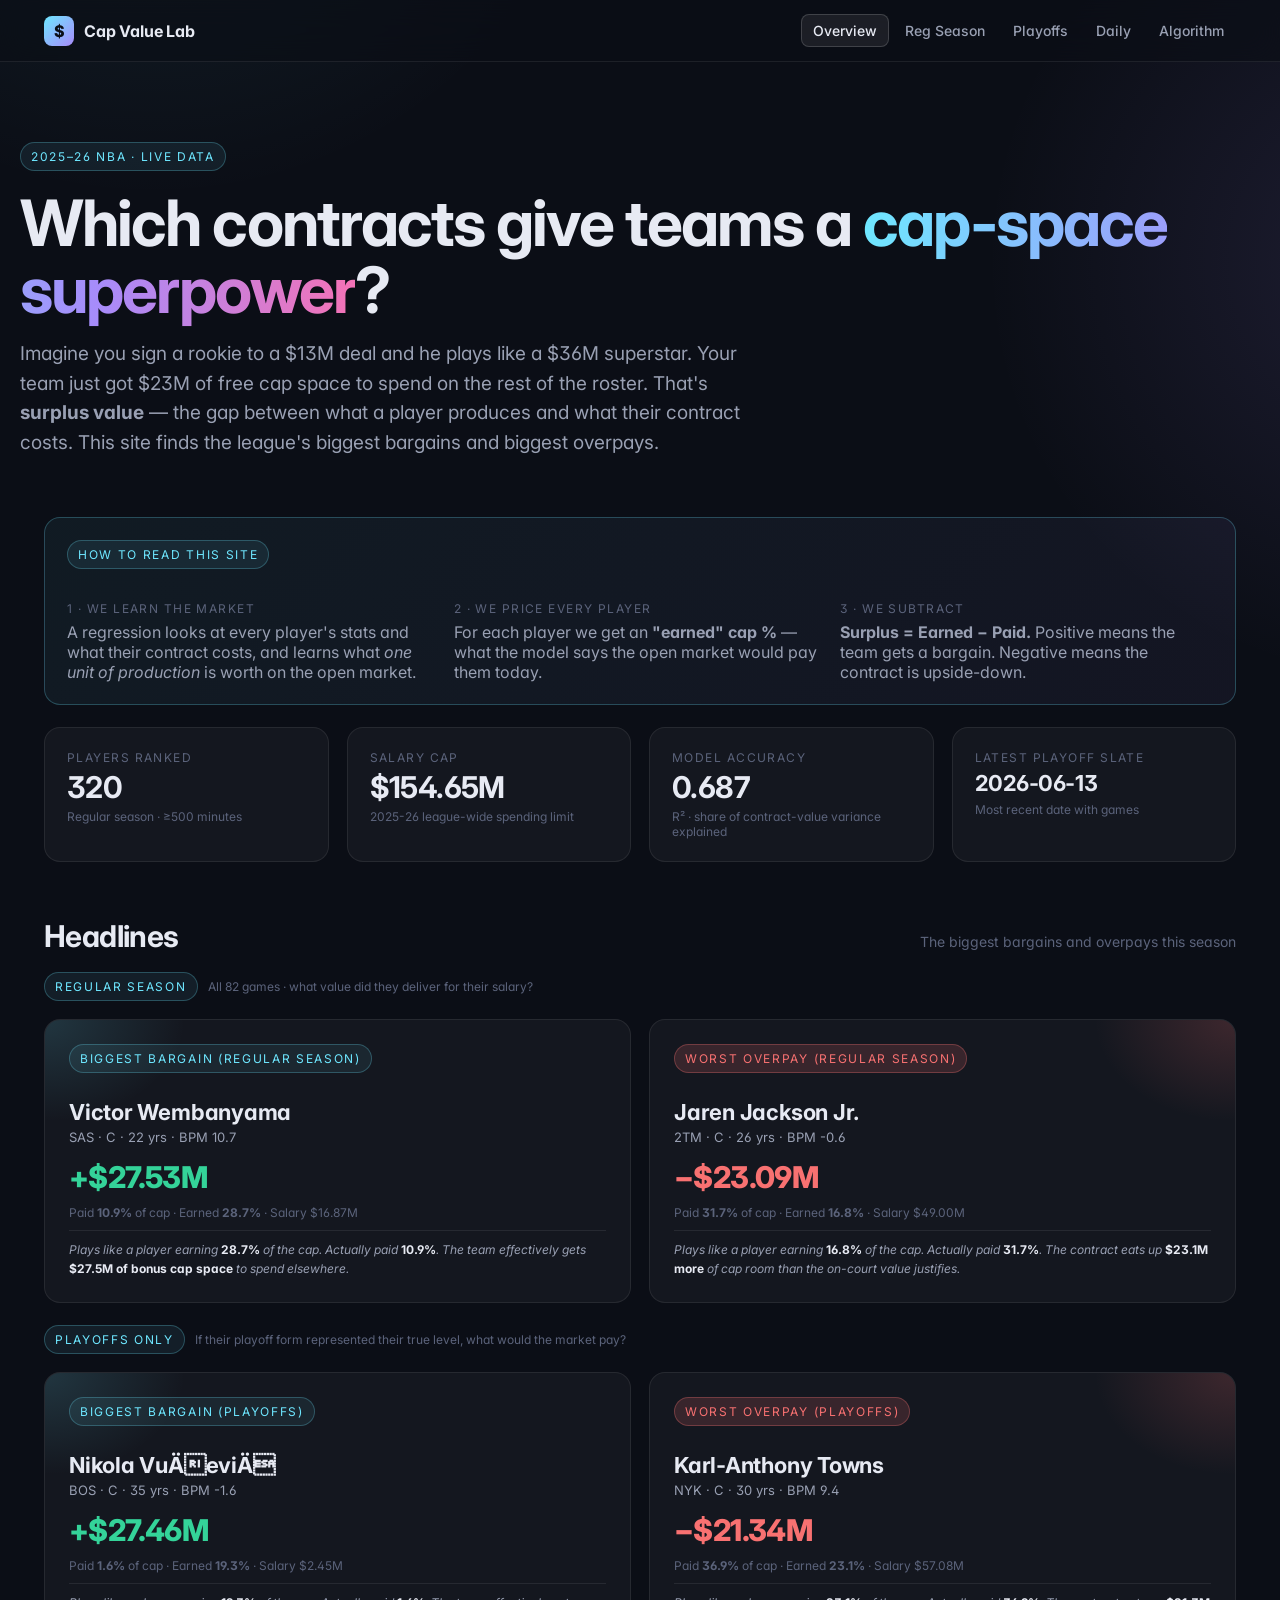
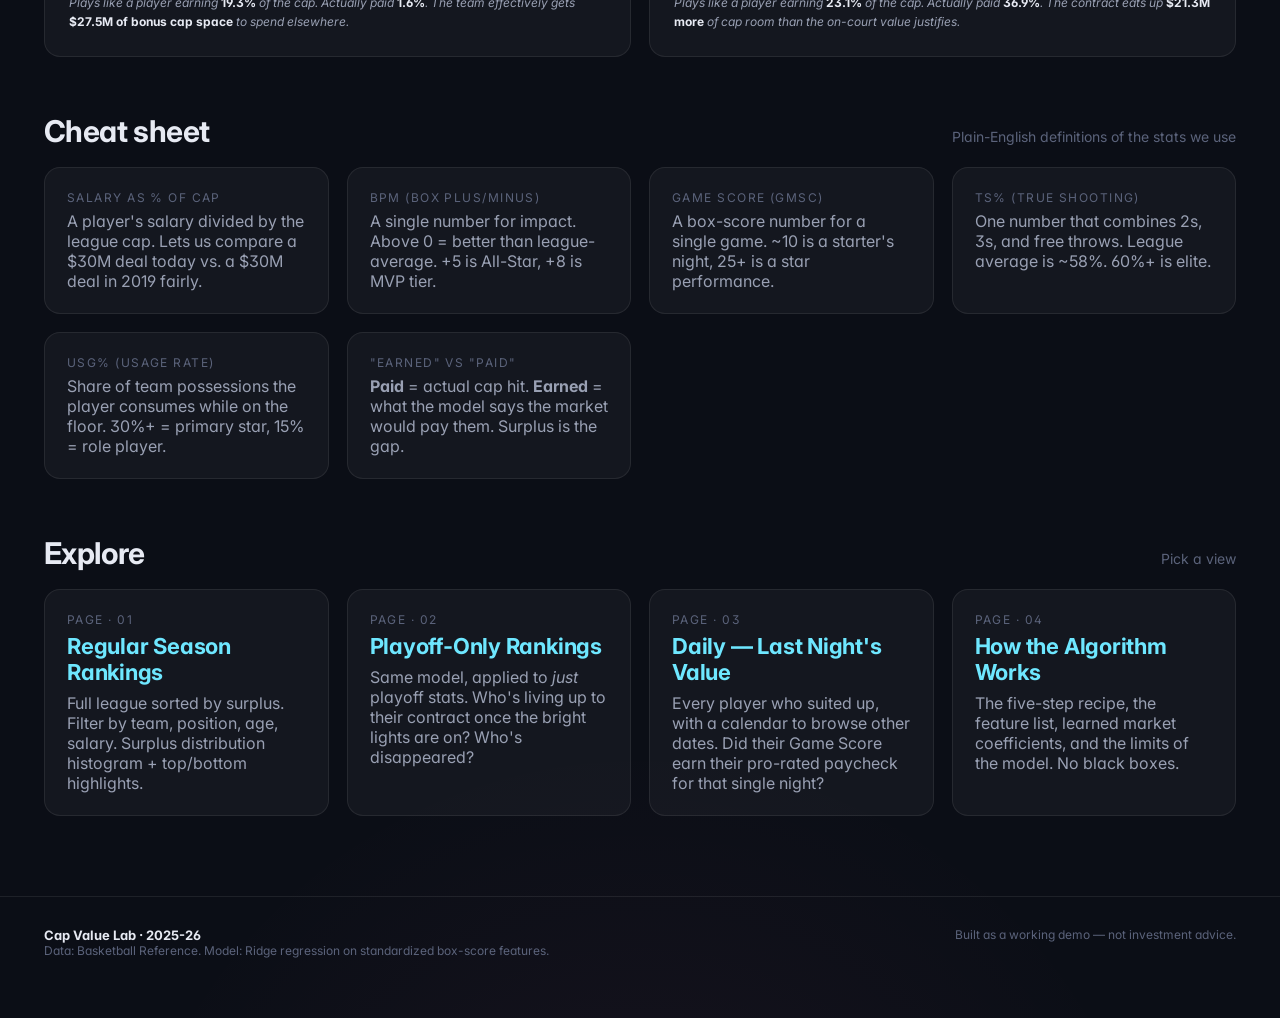
<file: site/index.html>
<!doctype html>
<html lang="en">
<head>
  <meta charset="utf-8" />
  <meta name="viewport" content="width=device-width,initial-scale=1" />
  <title>Cap Value Lab — NBA Contract Surplus Value</title>
  <meta name="description" content="Which NBA players give their teams the most surplus value? A live regression model trained on production vs. salary." />

  <link rel="preconnect" href="https://fonts.googleapis.com" />
  <link rel="preconnect" href="https://fonts.gstatic.com" crossorigin />
  <link href="https://fonts.googleapis.com/css2?family=Inter:wght@400;500;600;700;800&display=swap" rel="stylesheet" />
  <link rel="stylesheet" href="assets/css/styles.css" />
</head>
<body>
  <div class="nav-mount"></div>

  <header class="hero container">
    <div data-aos>
      <span class="eyebrow">2025–26 NBA · Live data</span>
      <h1>Which contracts give teams a <span class="grad">cap-space superpower</span>?</h1>
      <p class="lead">
        Imagine you sign a rookie to a $13M deal and he plays like a $36M superstar.
        Your team just got $23M of free cap space to spend on the rest of the roster.
        That's <strong>surplus value</strong> — the gap between what a player produces and what their contract costs.
        This site finds the league's biggest bargains and biggest overpays.
      </p>
    </div>
  </header>

  <main class="container">
    <!-- The "Wemby explainer" — concrete example so the concept lands in one read -->
    <section class="card" data-aos id="explainer" style="background: linear-gradient(135deg, rgba(110, 231, 255, 0.06), rgba(167, 139, 250, 0.06)); border-color: rgba(110, 231, 255, 0.25);">
      <span class="eyebrow">How to read this site</span>
      <div class="grid grid-3" style="margin-top: 14px; gap: 14px;">
        <div>
          <div class="label">1 · We learn the market</div>
          <p class="muted" style="margin: 6px 0 0;">A regression looks at every player's stats and what their contract costs, and learns what <em>one unit of production</em> is worth on the open market.</p>
        </div>
        <div>
          <div class="label">2 · We price every player</div>
          <p class="muted" style="margin: 6px 0 0;">For each player we get an <strong>"earned" cap %</strong> — what the model says the open market would pay them today.</p>
        </div>
        <div>
          <div class="label">3 · We subtract</div>
          <p class="muted" style="margin: 6px 0 0;"><strong>Surplus = Earned − Paid.</strong> Positive means the team gets a bargain. Negative means the contract is upside-down.</p>
        </div>
      </div>
    </section>

    <section class="grid grid-4" data-aos style="margin-top: 22px;">
      <div class="card hover">
        <div class="label">Players ranked</div>
        <div class="num" id="stat-players">—</div>
        <div class="tiny">Regular season · ≥500 minutes</div>
      </div>
      <div class="card hover">
        <div class="label">Salary cap</div>
        <div class="num" id="stat-cap">—</div>
        <div class="tiny">2025-26 league-wide spending limit</div>
      </div>
      <div class="card hover">
        <div class="label">Model accuracy</div>
        <div class="num" id="stat-r2">—</div>
        <div class="tiny">R² · share of contract-value variance explained</div>
      </div>
      <div class="card hover">
        <div class="label">Latest playoff slate</div>
        <div class="num" id="stat-date" style="font-size: 22px; line-height: 1.3;">—</div>
        <div class="tiny">Most recent date with games</div>
      </div>
    </section>

    <!-- 2x2 spotlight: RS best/worst + Playoff best/worst, clearly labeled. -->
    <div class="section-head" data-aos>
      <h2>Headlines</h2>
      <span class="sub">The biggest bargains and overpays this season</span>
    </div>

    <div data-aos>
      <div style="display:flex; align-items:center; gap: 10px; margin: 10px 0 12px;">
        <span class="eyebrow" style="margin:0;">Regular season</span>
        <span class="tiny">All 82 games · what value did they deliver for their salary?</span>
      </div>
      <section class="spotlight">
        <div class="card good" id="rs-best">
          <span class="eyebrow">Biggest bargain (regular season)</span>
          <div class="name">—</div>
          <div class="meta">—</div>
          <div class="delta good">—</div>
          <div class="detail tiny" style="margin-top:10px;"></div>
          <div class="story tiny" style="margin-top:10px;"></div>
        </div>
        <div class="card bad" id="rs-worst">
          <span class="eyebrow" style="color: var(--bad); background: var(--bad-soft); border-color: rgba(248,113,113,0.3);">Worst overpay (regular season)</span>
          <div class="name">—</div>
          <div class="meta">—</div>
          <div class="delta bad">—</div>
          <div class="detail tiny" style="margin-top:10px;"></div>
          <div class="story tiny" style="margin-top:10px;"></div>
        </div>
      </section>
    </div>

    <div data-aos style="margin-top: 22px;">
      <div style="display:flex; align-items:center; gap: 10px; margin: 10px 0 12px;">
        <span class="eyebrow" style="margin:0;">Playoffs only</span>
        <span class="tiny">If their playoff form represented their true level, what would the market pay?</span>
      </div>
      <section class="spotlight">
        <div class="card good" id="po-best">
          <span class="eyebrow">Biggest bargain (playoffs)</span>
          <div class="name">—</div>
          <div class="meta">—</div>
          <div class="delta good">—</div>
          <div class="detail tiny" style="margin-top:10px;"></div>
          <div class="story tiny" style="margin-top:10px;"></div>
        </div>
        <div class="card bad" id="po-worst">
          <span class="eyebrow" style="color: var(--bad); background: var(--bad-soft); border-color: rgba(248,113,113,0.3);">Worst overpay (playoffs)</span>
          <div class="name">—</div>
          <div class="meta">—</div>
          <div class="delta bad">—</div>
          <div class="detail tiny" style="margin-top:10px;"></div>
          <div class="story tiny" style="margin-top:10px;"></div>
        </div>
      </section>
    </div>

    <!-- Quick definitions so terms aren't a wall later -->
    <div class="section-head" data-aos>
      <h2>Cheat sheet</h2>
      <span class="sub">Plain-English definitions of the stats we use</span>
    </div>
    <section class="grid grid-3" data-aos>
      <div class="card">
        <div class="label">Salary as % of cap</div>
        <p class="muted" style="margin: 6px 0 0;">A player's salary divided by the league cap. Lets us compare a $30M deal today vs. a $30M deal in 2019 fairly.</p>
      </div>
      <div class="card">
        <div class="label">BPM (Box Plus/Minus)</div>
        <p class="muted" style="margin: 6px 0 0;">A single number for impact. Above 0 = better than league-average. +5 is All-Star, +8 is MVP tier.</p>
      </div>
      <div class="card">
        <div class="label">Game Score (GmSc)</div>
        <p class="muted" style="margin: 6px 0 0;">A box-score number for a single game. ~10 is a starter's night, 25+ is a star performance.</p>
      </div>
      <div class="card">
        <div class="label">TS% (True Shooting)</div>
        <p class="muted" style="margin: 6px 0 0;">One number that combines 2s, 3s, and free throws. League average is ~58%. 60%+ is elite.</p>
      </div>
      <div class="card">
        <div class="label">USG% (Usage Rate)</div>
        <p class="muted" style="margin: 6px 0 0;">Share of team possessions the player consumes while on the floor. 30%+ = primary star, 15% = role player.</p>
      </div>
      <div class="card">
        <div class="label">"Earned" vs "Paid"</div>
        <p class="muted" style="margin: 6px 0 0;"><strong>Paid</strong> = actual cap hit. <strong>Earned</strong> = what the model says the market would pay them. Surplus is the gap.</p>
      </div>
    </section>

    <div class="section-head" data-aos>
      <h2>Explore</h2>
      <span class="sub">Pick a view</span>
    </div>
    <section class="grid grid-2" data-aos>
      <a class="card hover" href="regular-season.html">
        <div class="label">Page · 01</div>
        <h3 style="font-size: 22px; margin-top: 6px;">Regular Season Rankings</h3>
        <p class="muted" style="margin: 6px 0 0;">Full league sorted by surplus. Filter by team, position, age, salary. Surplus distribution histogram + top/bottom highlights.</p>
      </a>
      <a class="card hover" href="playoffs.html">
        <div class="label">Page · 02</div>
        <h3 style="font-size: 22px; margin-top: 6px;">Playoff-Only Rankings</h3>
        <p class="muted" style="margin: 6px 0 0;">Same model, applied to <em>just</em> playoff stats. Who's living up to their contract once the bright lights are on? Who's disappeared?</p>
      </a>
      <a class="card hover" href="daily.html">
        <div class="label">Page · 03</div>
        <h3 style="font-size: 22px; margin-top: 6px;">Daily — Last Night's Value</h3>
        <p class="muted" style="margin: 6px 0 0;">Every player who suited up, with a calendar to browse other dates. Did their Game Score earn their pro-rated paycheck for that single night?</p>
      </a>
      <a class="card hover" href="algorithm.html">
        <div class="label">Page · 04</div>
        <h3 style="font-size: 22px; margin-top: 6px;">How the Algorithm Works</h3>
        <p class="muted" style="margin: 6px 0 0;">The five-step recipe, the feature list, learned market coefficients, and the limits of the model. No black boxes.</p>
      </a>
    </section>
  </main>

  <div class="footer-mount"></div>

  <script type="module">
    import { renderShell, fmt, loadJSON } from "./assets/js/layout.js";
    renderShell({ active: "index.html" });

    // Plain-English story sentence for any spotlight player
    function story(p, paidLabel) {
      const earned = (p.expected_cap_pct * 100).toFixed(1);
      const paid = (p.actual_cap_pct * 100).toFixed(1);
      const dollars = Math.abs(p.surplus_dollars / 1_000_000).toFixed(1);
      if (p.surplus_dollars >= 0) {
        return `Plays like a player earning <strong>${earned}%</strong> of the cap. Actually paid <strong>${paid}%</strong>. The team effectively gets <strong>$${dollars}M of bonus cap space</strong> to spend elsewhere.`;
      }
      return `Plays like a player earning <strong>${earned}%</strong> of the cap. Actually paid <strong>${paid}%</strong>. The contract eats up <strong>$${dollars}M more</strong> of cap room than the on-court value justifies.`;
    }

    function fillCard(id, p, tone) {
      const card = document.getElementById(id);
      card.querySelector(".name").textContent = p.name;
      card.querySelector(".meta").textContent =
        `${p.team || "—"} · ${p.position} · ${p.age} yrs · BPM ${fmt.num(p.bpm)}`;
      const d = card.querySelector(".delta");
      d.textContent = fmt.money(p.surplus_dollars);
      d.className = `delta ${tone}`;
      card.querySelector(".detail").innerHTML =
        `Paid <strong>${fmt.pct(p.actual_cap_pct)}</strong> of cap · Earned <strong>${fmt.pct(p.expected_cap_pct)}</strong> · Salary ${fmt.moneyPlain(p.salary)}`;
      card.querySelector(".story").innerHTML = story(p);
    }

    (async () => {
      const [meta, rs, po] = await Promise.all([
        loadJSON("data/meta.json"),
        loadJSON("data/regular_season.json"),
        loadJSON("data/playoffs.json"),
      ]);

      document.getElementById("stat-players").textContent = rs.players.length;
      document.getElementById("stat-cap").textContent = fmt.moneyPlain(meta.cap);
      document.getElementById("stat-r2").textContent = rs.meta.model_r2.toFixed(3);
      document.getElementById("stat-date").textContent = meta.daily_date || "—";

      fillCard("rs-best",  rs.players[0], "good");
      fillCard("rs-worst", rs.players[rs.players.length - 1], "bad");
      fillCard("po-best",  po.players[0], "good");
      fillCard("po-worst", po.players[po.players.length - 1], "bad");
    })();
  </script>
</body>
</html>
</file>
<file: site/assets/css/styles.css>
:root {
  --bg: #0b0e16;
  --bg-soft: #11162a;
  --bg-card: rgba(255, 255, 255, 0.04);
  --bg-card-strong: rgba(255, 255, 255, 0.07);
  --border: rgba(255, 255, 255, 0.08);
  --border-strong: rgba(255, 255, 255, 0.16);
  --text: #e7eaf3;
  --text-dim: #99a0b3;
  --text-faint: #5b637b;
  --accent: #6ee7ff;
  --accent-2: #a78bfa;
  --accent-3: #f472b6;
  --good: #34d399;
  --good-soft: rgba(52, 211, 153, 0.16);
  --bad: #f87171;
  --bad-soft: rgba(248, 113, 113, 0.16);
}

* { box-sizing: border-box; }

html, body {
  margin: 0;
  /* Hard-stop any horizontal page scroll. Wide elements (tables) get their own
     overflow:auto containers; nothing should ever push the viewport wider. */
  overflow-x: hidden;
  max-width: 100%;
  background: var(--bg);
  color: var(--text);
  font-family: 'Inter', system-ui, -apple-system, "Segoe UI", Roboto, sans-serif;
  font-feature-settings: "cv11", "ss01";
  -webkit-font-smoothing: antialiased;
}

body {
  background:
    radial-gradient(60vw 60vw at 12% -10%, rgba(110, 231, 255, 0.10), transparent 60%),
    radial-gradient(60vw 60vw at 110% 10%, rgba(167, 139, 250, 0.12), transparent 55%),
    radial-gradient(70vw 70vw at 50% 110%, rgba(244, 114, 182, 0.06), transparent 60%),
    var(--bg);
  min-height: 100vh;
}

a { color: var(--accent); text-decoration: none; }
a:hover { color: #b6f0ff; }

/* ---------- Layout ---------- */
.container { max-width: 1240px; margin: 0 auto; padding: 0 24px; }

.nav {
  position: sticky; top: 0; z-index: 50;
  backdrop-filter: blur(16px);
  background: rgba(11, 14, 22, 0.65);
  border-bottom: 1px solid var(--border);
}
.nav-inner {
  display: flex; align-items: center; justify-content: space-between;
  padding: 14px 24px; max-width: 1240px; margin: 0 auto;
}
.nav-brand {
  display: flex; align-items: center; gap: 10px;
  font-weight: 700; letter-spacing: -0.01em;
  color: var(--text);
}
.nav-brand .logo {
  width: 30px; height: 30px; border-radius: 8px;
  background: linear-gradient(135deg, var(--accent), var(--accent-2));
  display: grid; place-items: center; color: #0b0e16; font-weight: 800;
}
.nav-links { display: flex; gap: 4px; flex-wrap: wrap; }
.nav-link {
  color: var(--text-dim); padding: 8px 12px; border-radius: 8px;
  font-size: 14px; font-weight: 500; transition: all 0.15s ease;
}
.nav-link:hover { color: var(--text); background: var(--bg-card); }
.nav-link.active {
  color: var(--text); background: var(--bg-card-strong);
  box-shadow: inset 0 0 0 1px var(--border-strong);
}

/* ---------- Hero ---------- */
.hero { padding: 80px 0 60px; }
.hero h1 {
  font-size: clamp(36px, 6vw, 64px);
  line-height: 1.05; margin: 0 0 16px;
  letter-spacing: -0.03em;
}
.hero h1 .grad {
  background: linear-gradient(90deg, var(--accent), var(--accent-2) 60%, var(--accent-3));
  -webkit-background-clip: text; background-clip: text; color: transparent;
}
.hero p.lead {
  font-size: clamp(16px, 1.6vw, 19px);
  color: var(--text-dim);
  max-width: 720px; margin: 0;
  line-height: 1.55;
}

.eyebrow {
  display: inline-block; font-size: 12px; letter-spacing: 0.14em;
  text-transform: uppercase; color: var(--accent);
  padding: 6px 10px; border-radius: 999px;
  background: rgba(110, 231, 255, 0.08);
  border: 1px solid rgba(110, 231, 255, 0.25);
  margin-bottom: 18px;
}

/* ---------- Cards / panels ---------- */
.card {
  background: var(--bg-card);
  border: 1px solid var(--border);
  border-radius: 16px;
  padding: 22px;
  transition: transform 0.2s ease, border-color 0.2s ease;
}
.card.hover:hover { transform: translateY(-2px); border-color: var(--border-strong); }
.card h3 { margin: 0 0 8px; font-size: 16px; letter-spacing: -0.01em; }
.card .num {
  font-size: 30px; font-weight: 700; letter-spacing: -0.02em; margin: 4px 0;
}
.card .label { color: var(--text-faint); font-size: 12px; text-transform: uppercase; letter-spacing: 0.12em; }

.grid { display: grid; gap: 18px; }
.grid-2 { grid-template-columns: repeat(auto-fit, minmax(280px, 1fr)); }
.grid-3 { grid-template-columns: repeat(auto-fit, minmax(240px, 1fr)); }
.grid-4 { grid-template-columns: repeat(auto-fit, minmax(200px, 1fr)); }

/* ---------- Section heads ---------- */
.section-head {
  display: flex; align-items: baseline; justify-content: space-between;
  margin: 56px 0 18px; flex-wrap: wrap; gap: 12px;
}
.section-head h2 { font-size: clamp(22px, 2.6vw, 30px); margin: 0; letter-spacing: -0.02em; }
.section-head .sub { color: var(--text-faint); font-size: 14px; }

/* ---------- Tables ---------- */
table.dt {
  width: 100%; border-collapse: collapse; font-size: 14px;
}
table.dt thead th {
  text-align: left;
  font-weight: 600; font-size: 12px;
  color: var(--text-faint); text-transform: uppercase; letter-spacing: 0.1em;
  border-bottom: 1px solid var(--border);
  padding: 12px 10px;
}
table.dt tbody td {
  padding: 12px 10px;
  border-bottom: 1px solid rgba(255, 255, 255, 0.04);
  white-space: nowrap;
}
table.dt tbody tr:hover { background: rgba(255, 255, 255, 0.02); }

td.player { font-weight: 600; }
td.right, th.right { text-align: right; }
td.center, th.center { text-align: center; }
td.dim { color: var(--text-dim); }

.pill {
  display: inline-block; padding: 3px 8px; border-radius: 999px;
  font-size: 12px; font-weight: 600;
}
.pill-good { background: var(--good-soft); color: var(--good); }
.pill-bad  { background: var(--bad-soft);  color: var(--bad); }
.pill-mute { background: rgba(255,255,255,0.06); color: var(--text-dim); }

.rank-badge {
  display: inline-flex; align-items: center; justify-content: center;
  min-width: 28px; height: 24px; padding: 0 8px;
  border-radius: 6px; font-size: 12px; font-weight: 700;
  background: rgba(255,255,255,0.04); color: var(--text-dim);
}
.rank-badge.top { background: linear-gradient(135deg, var(--accent), var(--accent-2)); color: #0b0e16; }
.rank-badge.bot { background: linear-gradient(135deg, #fb7185, #f472b6); color: #0b0e16; }

/* DataTables tweaks */
.dataTables_wrapper {
  font-family: inherit;
}
.dataTables_filter input, .dataTables_length select {
  background: var(--bg-card-strong) !important;
  color: var(--text) !important;
  border: 1px solid var(--border) !important;
  border-radius: 8px !important;
  padding: 7px 10px !important;
  outline: none !important;
  font-size: 13px !important;
}
.dataTables_filter input:focus, .dataTables_length select:focus { border-color: var(--accent) !important; }
.dataTables_filter label, .dataTables_length label {
  color: var(--text-faint) !important; font-size: 12px !important;
  text-transform: uppercase; letter-spacing: 0.08em;
}
.dataTables_info { color: var(--text-faint) !important; font-size: 13px !important; }
.dataTables_paginate .paginate_button {
  color: var(--text-dim) !important;
  background: transparent !important; border: 1px solid var(--border) !important;
  border-radius: 6px !important; padding: 4px 10px !important;
  margin: 0 3px !important;
}
.dataTables_paginate .paginate_button.current,
.dataTables_paginate .paginate_button.current:hover {
  background: var(--bg-card-strong) !important;
  color: var(--text) !important; border-color: var(--border-strong) !important;
}
.dataTables_paginate .paginate_button:hover {
  background: var(--bg-card) !important; color: var(--text) !important;
}
table.dt thead th.sorting_asc::after { content: " ↑"; color: var(--accent); }
table.dt thead th.sorting_desc::after { content: " ↓"; color: var(--accent); }

/* ---------- Filters bar ---------- */
.filters {
  display: flex; gap: 10px; flex-wrap: wrap;
  padding: 14px; border-radius: 12px;
  background: var(--bg-card); border: 1px solid var(--border);
  margin: 18px 0;
}
.filters .filter {
  display: flex; flex-direction: column; gap: 6px; min-width: 130px;
}
.filters label {
  font-size: 11px; text-transform: uppercase; letter-spacing: 0.1em;
  color: var(--text-faint);
}
.filters select, .filters input {
  background: rgba(0,0,0,0.25); color: var(--text);
  border: 1px solid var(--border); border-radius: 8px;
  padding: 8px 10px; font-size: 13px; outline: none;
}
.filters select:focus, .filters input:focus { border-color: var(--accent); }
.filters button {
  background: linear-gradient(135deg, var(--accent), var(--accent-2));
  border: none; border-radius: 8px;
  padding: 9px 14px; font-weight: 600; color: #0b0e16; cursor: pointer;
  align-self: end;
}
.filters button.ghost {
  background: transparent; color: var(--text-dim);
  border: 1px solid var(--border);
}

/* ---------- Spotlights / highlight cards ---------- */
.spotlight {
  display: grid; grid-template-columns: 1fr 1fr; gap: 18px;
  margin: 18px 0;
}
@media (max-width: 760px) { .spotlight { grid-template-columns: 1fr; } }

.spotlight .card { padding: 24px; position: relative; overflow: hidden; }
.spotlight .card::before {
  content: ""; position: absolute; inset: 0;
  background: radial-gradient(40% 60% at 0% 0%, rgba(110, 231, 255, 0.15), transparent 60%);
  pointer-events: none;
}
.spotlight .card.bad::before {
  background: radial-gradient(40% 60% at 100% 0%, rgba(248, 113, 113, 0.18), transparent 60%);
}
.spotlight .name { font-size: 22px; font-weight: 700; letter-spacing: -0.01em; margin: 8px 0 4px; }
.spotlight .meta { color: var(--text-dim); font-size: 13px; }
.spotlight .delta { font-size: 30px; font-weight: 800; margin-top: 14px; letter-spacing: -0.02em; }
.spotlight .delta.good { color: var(--good); }
.spotlight .delta.bad { color: var(--bad); }

/* ---------- Footer ---------- */
footer {
  margin-top: 80px; padding: 30px 0 60px;
  border-top: 1px solid var(--border);
  color: var(--text-faint); font-size: 13px;
}

/* ---------- Algorithm page ---------- */
.steps { display: grid; gap: 18px; }
.step {
  display: grid; grid-template-columns: 60px 1fr; gap: 18px;
  padding: 22px; border-radius: 16px;
  background: var(--bg-card); border: 1px solid var(--border);
}
.step-num {
  width: 44px; height: 44px; border-radius: 12px;
  background: linear-gradient(135deg, var(--accent), var(--accent-2));
  color: #0b0e16; font-weight: 800; font-size: 18px;
  display: grid; place-items: center;
}
.step h3 { margin: 0 0 6px; font-size: 18px; letter-spacing: -0.01em; }
.step p { margin: 0; color: var(--text-dim); line-height: 1.55; }
.step .formula {
  display: inline-block; padding: 6px 12px; margin-top: 10px;
  background: rgba(0,0,0,0.35);
  border: 1px solid var(--border); border-radius: 8px;
  font-family: ui-monospace, "SF Mono", Menlo, monospace; font-size: 13px;
  color: var(--accent);
}

/* ---------- Daily page ---------- */
.game-grid { display: grid; gap: 14px; grid-template-columns: repeat(auto-fit, minmax(220px, 1fr)); }
.game-pill {
  display: flex; align-items: center; justify-content: space-between;
  padding: 12px 16px; border-radius: 12px;
  background: var(--bg-card); border: 1px solid var(--border);
  font-size: 14px;
}
.game-pill .teams { font-weight: 700; letter-spacing: 0.04em; }
.game-pill .meta { color: var(--text-faint); font-size: 12px; }

/* ---------- Misc utilities ---------- */
.muted { color: var(--text-dim); }
.tiny { font-size: 12px; color: var(--text-faint); }
.divider { border-top: 1px solid var(--border); margin: 24px 0; }
.kbd {
  display: inline-block; padding: 2px 7px; border-radius: 6px;
  background: var(--bg-card-strong); border: 1px solid var(--border);
  font-family: ui-monospace, monospace; font-size: 12px;
}

/* AOS minimal substitute */
[data-aos] { opacity: 0; transform: translateY(8px); transition: opacity 0.5s ease, transform 0.5s ease; }
[data-aos].in { opacity: 1; transform: none; }

/* ---------- Tooltips ---------- */
.has-tip {
  position: relative;
  border-bottom: 1px dotted rgba(255, 255, 255, 0.18);
  cursor: help;
}
.has-tip::after {
  content: attr(data-tip);
  position: absolute;
  bottom: calc(100% + 8px); left: 50%;
  transform: translateX(-50%) translateY(4px);
  background: #1c2238;
  border: 1px solid var(--border-strong);
  color: var(--text);
  padding: 8px 12px; border-radius: 8px;
  font-size: 12px; font-weight: 500;
  letter-spacing: 0;
  white-space: normal; text-transform: none;
  width: max-content; max-width: 260px;
  text-align: center; line-height: 1.5;
  pointer-events: none;
  opacity: 0; transition: opacity 0.15s ease, transform 0.15s ease;
  z-index: 100;
  box-shadow: 0 10px 30px rgba(0,0,0,0.45);
}
.has-tip:hover::after {
  opacity: 1; transform: translateX(-50%) translateY(0);
}

/* Tooltip indicator dot — for cards/inline use */
.info-dot {
  display: inline-block;
  width: 14px; height: 14px; border-radius: 50%;
  background: rgba(255, 255, 255, 0.08);
  color: var(--text-faint);
  font-size: 10px; font-weight: 700;
  text-align: center; line-height: 14px;
  margin-left: 4px; cursor: help;
  vertical-align: middle;
}
.info-dot::before { content: "?"; }

/* "What this means" callout box */
.callout {
  display: flex; gap: 14px; padding: 18px 20px;
  background: linear-gradient(135deg, rgba(110, 231, 255, 0.06), rgba(167, 139, 250, 0.04));
  border: 1px solid rgba(110, 231, 255, 0.18);
  border-radius: 14px;
  margin: 18px 0;
}
.callout .badge {
  flex-shrink: 0; width: 40px; height: 40px; border-radius: 10px;
  background: linear-gradient(135deg, var(--accent), var(--accent-2));
  display: grid; place-items: center;
  color: #0b0e16; font-weight: 800; font-size: 16px;
}
.callout p { margin: 0; line-height: 1.6; color: var(--text); }
.callout p strong { color: var(--accent); }

/* Player story sentence in spotlight cards */
.spotlight .story, .card .story {
  font-style: italic;
  border-top: 1px solid var(--border);
  padding-top: 10px; margin-top: 12px;
  color: var(--text-dim);
  line-height: 1.55;
}
.spotlight .story strong, .card .story strong { color: var(--text); font-style: normal; }

/* ---------- Mobile rankings card view ---------- */
/* Desktop: hide cards, table is visible (default). Mobile rule below flips it. */
.rankings-cards { display: none; }

.mrank-card {
  background: var(--bg-card);
  border: 1px solid var(--border);
  border-radius: 14px;
  padding: 14px 14px 12px;
  margin-bottom: 10px;
}
.mrank-head {
  display: grid;
  grid-template-columns: auto 1fr auto;
  gap: 10px;
  align-items: center;
}
.mrank-name { min-width: 0; }
.mrank-player {
  font-weight: 700; font-size: 15px; letter-spacing: -0.01em;
  white-space: nowrap; overflow: hidden; text-overflow: ellipsis;
}
.mrank-meta {
  color: var(--text-faint); font-size: 11px;
  margin-top: 2px;
  white-space: nowrap; overflow: hidden; text-overflow: ellipsis;
}
.mrank-delta { font-size: 13px; padding: 4px 10px; }
.mrank-grid {
  display: grid;
  grid-template-columns: 1fr 1fr;
  gap: 6px 14px;
  margin-top: 12px;
  padding-top: 10px;
  border-top: 1px dashed rgba(255, 255, 255, 0.06);
}
.mrank-grid > div {
  display: flex; flex-direction: column; gap: 2px;
  min-width: 0;
}
.mrank-grid > div:last-child {
  grid-column: 1 / -1;   /* surplus row spans both columns */
  flex-direction: row; justify-content: space-between; align-items: center;
}
.mrank-k {
  font-size: 10px; color: var(--text-faint);
  text-transform: uppercase; letter-spacing: 0.08em;
}
.mrank-v { font-size: 13px; font-weight: 500; }
.mrank-v .dim { color: var(--text-dim); font-size: 12px; font-weight: 400; }
.mrank-more {
  display: block; width: 100%;
  margin-top: 6px; padding: 12px;
  background: var(--bg-card);
  border: 1px dashed var(--border-strong);
  color: var(--text-dim);
  border-radius: 12px;
  font-family: inherit; font-size: 13px; font-weight: 500;
  cursor: pointer;
}
.mrank-more:hover, .mrank-more:active {
  background: var(--bg-card-strong);
  color: var(--text);
}

/* Expand/collapse for the detail panel inside each mobile card */
.mrank-card { cursor: pointer; transition: border-color 0.15s ease, background 0.15s ease; }
.mrank-card:active { background: var(--bg-card-strong); }
.mrank-card.open { border-color: var(--border-strong); }

.mrank-toggle {
  margin-top: 10px;
  padding: 8px 0 0;
  width: 100%;
  display: flex; align-items: center; justify-content: space-between;
  background: none; border: none;
  border-top: 1px dashed rgba(255, 255, 255, 0.06);
  color: var(--text-faint);
  font-family: inherit; font-size: 11px;
  text-transform: uppercase; letter-spacing: 0.08em;
  cursor: pointer;
}
.mrank-chevron {
  font-size: 14px; line-height: 1;
  color: var(--accent);
  transition: transform 0.2s ease;
}
.mrank-card.open .mrank-chevron { transform: rotate(180deg); }
.mrank-card.open .mrank-toggle { color: var(--accent); }

.mrank-detail {
  display: none;
  margin-top: 10px;
  padding-top: 12px;
  border-top: 1px dashed rgba(255, 255, 255, 0.08);
}
.mrank-card.open .mrank-detail { display: block; }

.mrank-detail-group + .mrank-detail-group {
  margin-top: 12px;
  padding-top: 12px;
  border-top: 1px dashed rgba(255, 255, 255, 0.04);
}
.mrank-detail-title {
  font-size: 10px;
  text-transform: uppercase; letter-spacing: 0.1em;
  color: var(--accent);
  font-weight: 600;
  margin-bottom: 8px;
}
.mrank-detail-grid {
  display: grid;
  grid-template-columns: 1fr 1fr 1fr;
  gap: 8px 12px;
}
.mrank-detail-grid > div {
  display: flex; flex-direction: column; gap: 2px;
  min-width: 0;
}
.mrank-detail-grid .mrank-k {
  font-size: 9px; color: var(--text-faint);
  text-transform: uppercase; letter-spacing: 0.08em;
}
.mrank-detail-grid .mrank-v {
  font-size: 13px; font-weight: 500;
  color: var(--text);
}
.mrank-detail-grid .mrank-v .dim {
  color: var(--text-faint); font-size: 11px; margin-left: 2px;
}

/* ---------- Mobile (≤720px) ---------- */
@media (max-width: 720px) {
  .container { padding: 0 16px; }

  /* Nav: stack into 2 rows — brand on top, 5 equal-width nav buttons below.
     All 5 pages visible without horizontal scrolling. */
  .nav-inner {
    flex-direction: column;
    align-items: stretch;
    gap: 8px;
    padding: 10px 16px 10px;
  }
  .nav-brand { font-size: 14px; }
  .nav-brand .logo { width: 26px; height: 26px; border-radius: 7px; font-size: 14px; }
  .nav-links {
    display: grid;
    grid-template-columns: repeat(5, 1fr);
    gap: 4px;
    overflow: visible;
    margin: 0;
    padding: 0;
  }
  .nav-link {
    padding: 6px 4px;
    font-size: 11px;
    border-radius: 7px;
    text-align: center;
    line-height: 1.15;
    white-space: normal;   /* allow 2-word labels to wrap onto a second line */
    min-height: 30px;
    display: flex; align-items: center; justify-content: center;
  }

  /* Hero: tighter padding, smaller type */
  .hero { padding: 36px 0 20px; }
  .hero h1 { font-size: 28px; line-height: 1.12; }
  .hero p.lead { font-size: 15px; }
  .eyebrow { font-size: 11px; padding: 5px 8px; margin-bottom: 12px; }

  /* Cards & numbers */
  .card { padding: 14px; border-radius: 12px; min-width: 0; }
  .card .num { font-size: 22px; overflow-wrap: anywhere; word-break: break-word; line-height: 1.15; }
  .card .label, .card .tiny, .card p { overflow-wrap: anywhere; word-break: break-word; }
  .grid { gap: 10px; }
  .grid > * { min-width: 0; }                          /* let cards shrink past content */
  .grid-4 { grid-template-columns: repeat(2, 1fr); }   /* 2x2 instead of 1x4 stack */
  .grid-3 { grid-template-columns: 1fr; }
  .grid-2 { grid-template-columns: 1fr; }

  /* Section heads */
  .section-head { margin: 36px 0 12px; }
  .section-head h2 { font-size: 22px; }
  .section-head .sub { font-size: 12px; }

  /* Spotlight cards */
  .spotlight { gap: 12px; grid-template-columns: 1fr; }
  .spotlight .card { padding: 18px; }
  .spotlight .name { font-size: 19px; }
  .spotlight .delta { font-size: 24px; margin-top: 10px; }
  .spotlight .meta { font-size: 12px; }

  /* Story sentences a bit tighter */
  .spotlight .story, .card .story { font-size: 12px; padding-top: 8px; margin-top: 10px; }

  /* Filters bar */
  .filters { padding: 12px; gap: 8px; }
  .filters .filter { flex: 1 1 calc(50% - 8px); min-width: 0; }
  .filters select, .filters input { padding: 7px 9px; font-size: 13px; }
  .filters label { font-size: 10px; }
  .filters button { width: 100%; flex: 1 1 100%; }

  /* On mobile we ditch the rankings TABLE entirely (it never fits) and show
     a stacked card list instead. Daily table follows the old column-hide rules. */
  .rankings-cards { display: block; }
  .rankings-table-card { display: none; }

  /* Daily table still uses the table format with hidden columns + scroll */
  .dataTables_wrapper {
    overflow-x: auto;
    -webkit-overflow-scrolling: touch;
    max-width: 100%;
  }
  table.dt { font-size: 11px; }
  table.dt thead th, table.dt tbody td { padding: 6px 4px; }
  table.dt thead th { font-size: 10px; letter-spacing: 0.06em; }
  td.player {
    font-weight: 600;
    max-width: 110px;
    overflow: hidden;
    text-overflow: ellipsis;
    white-space: nowrap;
  }

  /* Hide low-priority columns on mobile rankings tables.
     Keeps: Rank, Player, BPM, Salary, Surplus %, $Δ.
     Drops: Team, Pos, Age, Min, Paid %, Earned $, Earned %. */
  #rankings-table thead th:nth-child(3),
  #rankings-table tbody td:nth-child(3),
  #rankings-table thead th:nth-child(4),
  #rankings-table tbody td:nth-child(4),
  #rankings-table thead th:nth-child(5),
  #rankings-table tbody td:nth-child(5),
  #rankings-table thead th:nth-child(7),
  #rankings-table tbody td:nth-child(7),
  #rankings-table thead th:nth-child(9),
  #rankings-table tbody td:nth-child(9),
  #rankings-table thead th:nth-child(10),
  #rankings-table tbody td:nth-child(10),
  #rankings-table thead th:nth-child(11),
  #rankings-table tbody td:nth-child(11) {
    display: none;
  }

  /* Daily table: keep Rank, Player, Team, Min, Pts, GmSc, $Δ.
     Drop: vs, Ast, Reb, Stl, Blk, +/-, Paid/game, Earned. */
  #daily-table thead th:nth-child(4),
  #daily-table tbody td:nth-child(4),
  #daily-table thead th:nth-child(7),
  #daily-table tbody td:nth-child(7),
  #daily-table thead th:nth-child(8),
  #daily-table tbody td:nth-child(8),
  #daily-table thead th:nth-child(9),
  #daily-table tbody td:nth-child(9),
  #daily-table thead th:nth-child(10),
  #daily-table tbody td:nth-child(10),
  #daily-table thead th:nth-child(11),
  #daily-table tbody td:nth-child(11),
  #daily-table thead th:nth-child(13),
  #daily-table tbody td:nth-child(13),
  #daily-table thead th:nth-child(14),
  #daily-table tbody td:nth-child(14) {
    display: none;
  }

  /* DataTables search/length controls: stack and full-width */
  .dataTables_wrapper .top {
    display: flex; flex-direction: column; gap: 8px;
    margin-bottom: 12px;
  }
  .dataTables_filter, .dataTables_length { float: none !important; text-align: left; }
  .dataTables_filter label, .dataTables_length label {
    display: flex; align-items: center; gap: 8px; font-size: 11px;
  }
  .dataTables_filter input, .dataTables_length select {
    flex: 1; max-width: 100%; padding: 8px 10px !important;
  }
  .dataTables_paginate .paginate_button { padding: 4px 8px !important; }
  .dataTables_info { font-size: 12px !important; }

  /* Algorithm-page steps */
  .step { grid-template-columns: 40px 1fr; gap: 12px; padding: 16px; }
  .step-num { width: 36px; height: 36px; font-size: 15px; }
  .step h3 { font-size: 16px; }
  .step p { font-size: 14px; }
  .step .formula { font-size: 12px; padding: 5px 10px; }

  /* Callout */
  .callout { flex-direction: row; padding: 14px 16px; gap: 12px; }
  .callout .badge { width: 32px; height: 32px; font-size: 14px; flex-shrink: 0; }
  .callout p { font-size: 14px; line-height: 1.55; }

  /* Daily calendar */
  .calendar-layout { grid-template-columns: 1fr; gap: 14px; }
  .calendar-card { padding: 14px; }
  .flatpickr-calendar.inline { max-width: 100% !important; }
  .flatpickr-calendar.inline .flatpickr-day { max-width: 14.28% !important; height: 36px; line-height: 34px; font-size: 12px; }

  /* Recent strip — single row, horizontal scroll */
  .recent-strip {
    flex-wrap: nowrap;
    overflow-x: auto;
    -webkit-overflow-scrolling: touch;
    scrollbar-width: none;
    margin: 0 -14px; padding: 0 14px;
  }
  .recent-strip::-webkit-scrollbar { display: none; }
  .recent-pill { flex-shrink: 0; min-width: 100px; padding: 8px 12px; }

  /* Game grid */
  .game-grid { grid-template-columns: 1fr; gap: 10px; }
  .game-pill { padding: 10px 12px; font-size: 13px; }

  /* Tooltips: keep inside viewport */
  .has-tip::after { max-width: 180px; font-size: 11px; padding: 6px 10px; }

  /* Footer */
  footer { padding: 24px 0 40px; margin-top: 50px; }
  footer .tiny { font-size: 11px; }
}

/* Extra-small phones (≤380px) */
@media (max-width: 380px) {
  .grid-4 { grid-template-columns: 1fr; }   /* fall back to single column */
  .hero h1 { font-size: 26px; }
  .card .num { font-size: 22px; }
}
</file>
